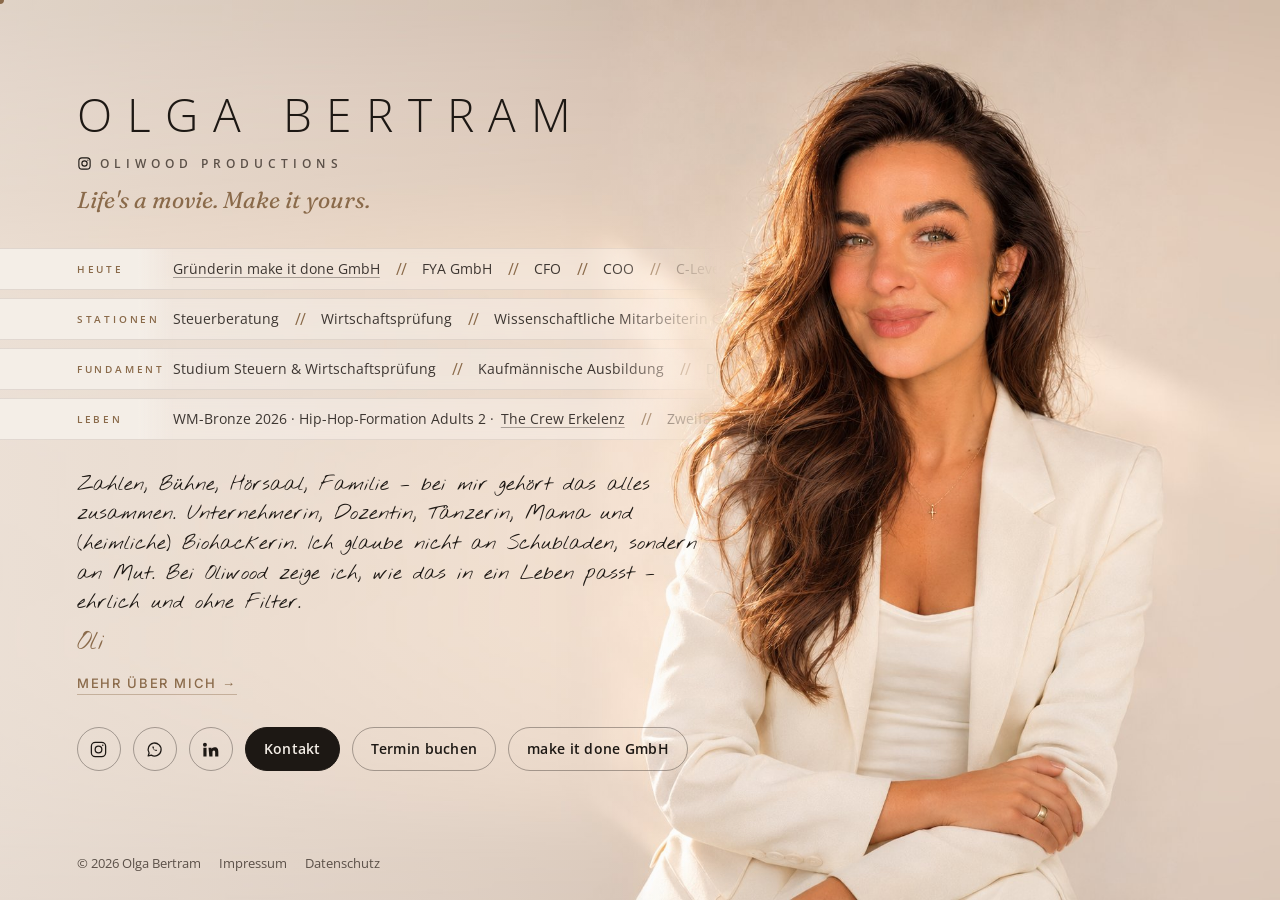
<file: index.html>
<!doctype html>
<html lang="de">
<head>
<meta charset="utf-8">
<meta name="viewport" content="width=device-width,initial-scale=1">
<title>Olga Bertram</title>
<link rel="canonical" href="https://olga-bertram.de/">
<meta property="og:type" content="profile">
<meta property="og:title" content="Olga Bertram">
<meta property="og:description" content="Gründerin der make it done GmbH, CFO, COO, C-Level-Support, Dozentin für Rechnungswesen &amp; Steuerrecht. Oliwood Productions – Life's a movie. Make it yours.">
<meta property="og:url" content="https://olga-bertram.de/">
<meta property="og:image" content="https://olga-bertram.de/img/oli-portrait.jpg">
<script type="application/ld+json">{"@context":"https://schema.org","@type":"ProfilePage","mainEntity":{"@type":"Person","@id":"https://olga-bertram.de/#person","name":"Olga Bertram","url":"https://olga-bertram.de/","image":"https://olga-bertram.de/img/oli-portrait.jpg","jobTitle":"Gründerin und Geschäftsführerin","worksFor":{"@type":"Organization","@id":"https://makeitdone.de/#org","name":"make it done GmbH","url":"https://makeitdone.de/"},"address":{"@type":"PostalAddress","addressLocality":"Erkelenz","addressCountry":"DE"},"sameAs":["https://www.instagram.com/oliwood.productions/","https://www.linkedin.com/in/olgabertram/"]}}</script>
<meta name="description" content="Olga Bertram – Gründerin der make it done GmbH, CFO, COO, C-Level-Support, Dozentin. Oliwood Productions.">
<link rel="preload" href="fonts/open-sans-latin-300-normal.woff2" as="font" type="font/woff2" crossorigin>
<link rel="icon" href="/favicon.ico" sizes="any">
<link rel="icon" href="/favicon.svg" type="image/svg+xml">
<link rel="apple-touch-icon" href="/apple-touch-icon.png">
<meta name="theme-color" content="#1d1814">
<link rel="stylesheet" href="style.css">
</head>
<body>
<main class="stage">
  <picture>
    <source media="(max-width:820px)" srcset="img/oli-portrait.jpg">
    <img src="img/oli-wide.jpg" alt="Olga Bertram im hellen Blazer, mit verschränkten Armen">
  </picture>
  <div class="copy">
    <h1>Olga Bertram</h1>
    <p class="brand"><a class="ig" href="https://www.instagram.com/oliwood.productions/" aria-label="Instagram @oliwood.productions" target="_blank" rel="noopener"><svg viewBox="0 0 24 24" fill="none" stroke="currentColor" stroke-width="1.8"><rect x="3" y="3" width="18" height="18" rx="5"/><circle cx="12" cy="12" r="4.2"/><circle cx="17.4" cy="6.6" r="1" fill="currentColor" stroke="none"/></svg>Oliwood Productions</a></p>
    <p class="claim">Life's a movie. Make it yours.</p>
    <div class="bands">
      <div tabindex="0" class="band b1"><b class="lbl">Heute</b><div class="track"><div class="run"><span><a href="https://makeitdone.de" target="_blank" rel="noopener">Gründerin make it done GmbH</a></span><i>//</i><span>FYA GmbH</span><i>//</i><span>CFO</span><i>//</i><span>COO</span><i>//</i><span>C-Level-Support</span><i>//</i><span>Dozentin für Rechnungswesen &amp; Steuerrecht seit 2010</span><i>//</i></div><div class="run" aria-hidden="true"><span><a href="https://makeitdone.de" target="_blank" rel="noopener">Gründerin make it done GmbH</a></span><i>//</i><span>FYA GmbH</span><i>//</i><span>CFO</span><i>//</i><span>COO</span><i>//</i><span>C-Level-Support</span><i>//</i><span>Dozentin für Rechnungswesen &amp; Steuerrecht seit 2010</span><i>//</i></div></div></div>
      <div tabindex="0" class="band b2"><b class="lbl">Stationen</b><div class="track"><div class="run"><span>Steuerberatung</span><i>//</i><span>Wirtschaftsprüfung</span><i>//</i><span>Wissenschaftliche Mitarbeiterin Hochschule</span><i>//</i><span>Coaching</span><i>//</i><span>Startup-Beratung</span><i>//</i><span>Investments</span><i>//</i></div><div class="run" aria-hidden="true"><span>Steuerberatung</span><i>//</i><span>Wirtschaftsprüfung</span><i>//</i><span>Wissenschaftliche Mitarbeiterin Hochschule</span><i>//</i><span>Coaching</span><i>//</i><span>Startup-Beratung</span><i>//</i><span>Investments</span><i>//</i></div></div></div>
      <div tabindex="0" class="band b3"><b class="lbl">Fundament</b><div class="track"><div class="run"><span>Studium Steuern &amp; Wirtschaftsprüfung</span><i>//</i><span>Kaufmännische Ausbildung</span><i>//</i><span>DATEV-zertifiziert</span><i>//</i><span>Zertifizierte Ernährungsberaterin</span><i>//</i><span>Zertifizierter Mentalcoach</span><i>//</i><span>Zertifizierte Entspannungstrainerin</span><i>//</i></div><div class="run" aria-hidden="true"><span>Studium Steuern &amp; Wirtschaftsprüfung</span><i>//</i><span>Kaufmännische Ausbildung</span><i>//</i><span>DATEV-zertifiziert</span><i>//</i><span>Zertifizierte Ernährungsberaterin</span><i>//</i><span>Zertifizierter Mentalcoach</span><i>//</i><span>Zertifizierte Entspannungstrainerin</span><i>//</i></div></div></div>
      <div tabindex="0" class="band b4"><b class="lbl">Leben</b><div class="track"><div class="run"><span>WM-Bronze 2026 · Hip-Hop-Formation Adults 2 · <a href="https://www.thecrew-erkelenz.de/" target="_blank" rel="noopener">The Crew Erkelenz</a></span><i>//</i><span>Zweifach-Mama + <svg class="paw" viewBox="0 0 24 24" aria-label="Hund" role="img"><ellipse cx="12" cy="16" rx="4.6" ry="3.8"/><circle cx="6.2" cy="10.4" r="1.9"/><circle cx="9.6" cy="7" r="1.9"/><circle cx="14.4" cy="7" r="1.9"/><circle cx="17.8" cy="10.4" r="1.9"/></svg></span><i>//</i></div><div class="run" aria-hidden="true"><span>WM-Bronze 2026 · Hip-Hop-Formation Adults 2 · <a href="https://www.thecrew-erkelenz.de/" target="_blank" rel="noopener">The Crew Erkelenz</a></span><i>//</i><span>Zweifach-Mama + <svg class="paw" viewBox="0 0 24 24" aria-label="Hund" role="img"><ellipse cx="12" cy="16" rx="4.6" ry="3.8"/><circle cx="6.2" cy="10.4" r="1.9"/><circle cx="9.6" cy="7" r="1.9"/><circle cx="14.4" cy="7" r="1.9"/><circle cx="17.8" cy="10.4" r="1.9"/></svg></span><i>//</i></div></div></div>
    </div>
    <p class="bio">Zahlen, Bühne, Hörsaal, Familie – bei mir gehört das alles zusammen. Unternehmerin, Dozentin, Tänzerin, Mama und (heimliche) Biohackerin. Ich glaube nicht an Schubladen, sondern an Mut. Bei Oliwood zeige ich, wie das in ein Leben passt – ehrlich und ohne Filter.<span class="sig">Oli</span></p>
    <a class="mehr" href="ueber-mich.html">Mehr über mich →</a>
    <nav class="links" aria-label="Profile">
      <a href="https://www.instagram.com/oliwood.productions/" aria-label="Instagram" target="_blank" rel="noopener"><svg viewBox="0 0 24 24" fill="none" stroke="currentColor" stroke-width="1.6"><rect x="3" y="3" width="18" height="18" rx="5"/><circle cx="12" cy="12" r="4.2"/><circle cx="17.4" cy="6.6" r="1" fill="currentColor" stroke="none"/></svg></a>
      <a href="https://wa.me/4915123136397?text=%28Olga%20Bertram%20%C2%B7%20Website%29%0AHallo%20Oli%2C%20" aria-label="WhatsApp" target="_blank" rel="noopener"><svg viewBox="0 0 24 24" fill="none" stroke="currentColor" stroke-width="1.6" stroke-linejoin="round"><path d="M4 20l1.2-3.6A8.2 8.2 0 1 1 8 19.1z"/><path d="M9.2 8.6c.3 2.6 2.4 4.9 5.2 5.4l1-1.1-1.6-.9-.7.7a4.6 4.6 0 0 1-2.4-2.4l.7-.7-.9-1.6z" fill="currentColor" stroke="none"/></svg></a>
      <a href="https://www.linkedin.com/in/olgabertram/" aria-label="LinkedIn" target="_blank" rel="noopener"><svg viewBox="0 0 24 24" fill="currentColor"><path d="M4.98 3.5a2.5 2.5 0 1 1 0 5 2.5 2.5 0 0 1 0-5zM3 9.75h4v11H3zM9.5 9.75h3.8v1.6h.05c.53-1 1.83-2.05 3.77-2.05 4.03 0 4.78 2.65 4.78 6.1v5.35h-4v-4.74c0-1.13-.02-2.59-1.58-2.59-1.58 0-1.82 1.23-1.82 2.5v4.83h-4z"/></svg></a>
      <a class="mid main" href="mailto:kontakt@olga-bertram.de">Kontakt</a>
      <a class="mid" href="termin.html">Termin buchen</a>
      <a class="mid" href="https://makeitdone.de" target="_blank" rel="noopener">make it done GmbH</a>
    </nav>
  </div>
  <div class="foot"><span>© 2026 Olga Bertram</span><a href="impressum.html">Impressum</a><a href="datenschutz.html">Datenschutz</a></div>
</main>
<script>
document.querySelectorAll('.band').forEach(function(b){
  function rate(r){b.querySelectorAll('.run').forEach(function(el){el.getAnimations().forEach(function(a){a.playbackRate=r})})}
  b.addEventListener('mouseenter',function(){rate(.3)});
  b.addEventListener('mouseleave',function(){if(!b.classList.contains('stop'))rate(1)});
  function t(){var on=b.classList.toggle('stop');rate(on?.3:1)}
  b.addEventListener('click',function(e){if(!e.target.closest('a'))t()});
  b.addEventListener('keydown',function(e){if((e.key==='Enter'||e.key===' ')&&!e.target.closest('a')){e.preventDefault();t()}});
});
</script>
<script src="cursor.js" defer></script>
</body>
</html>
</file>
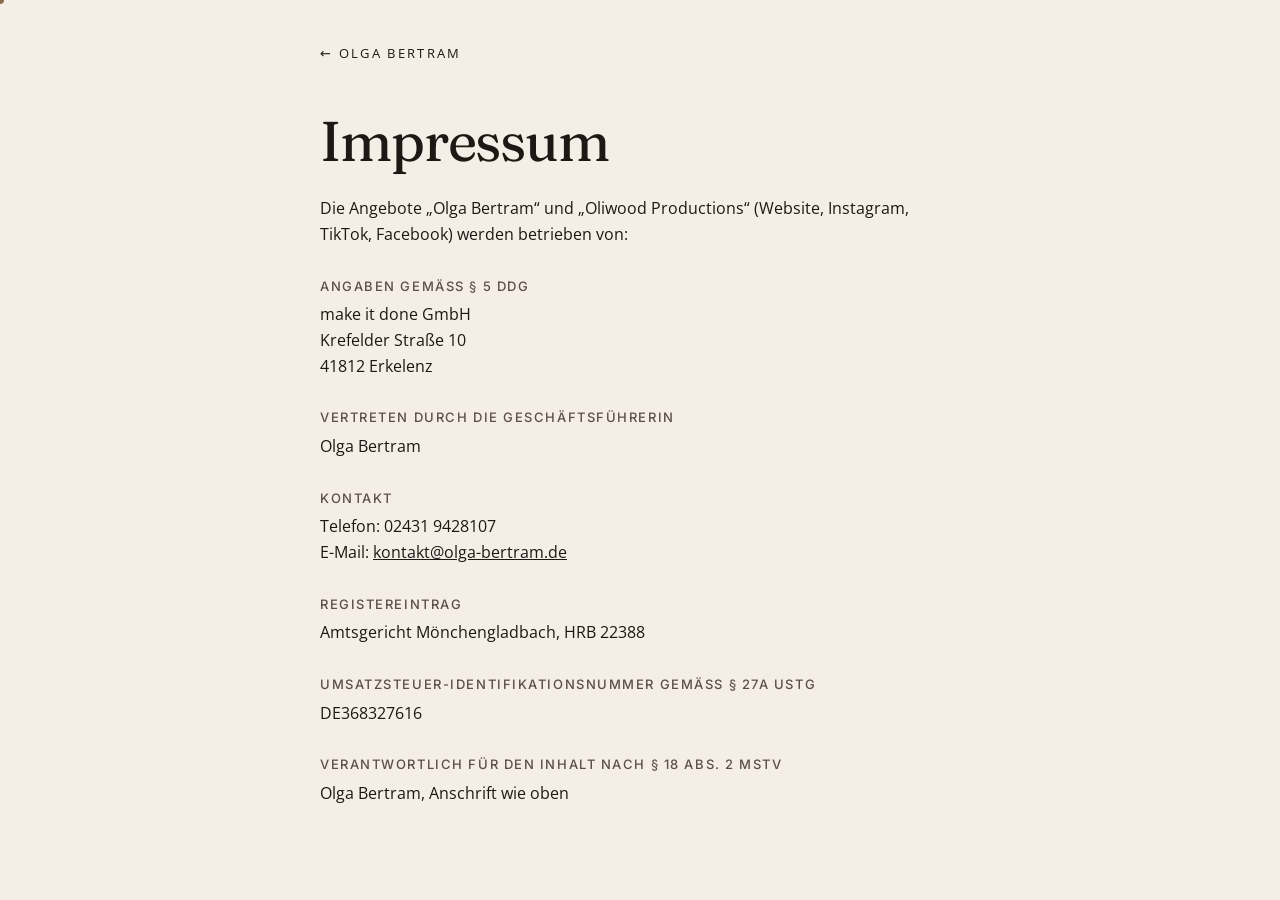
<file: impressum/index.html>
<!doctype html>
<html lang="de">
<head>
<meta charset="utf-8">
<title>Impressum – Olga Bertram</title>
<meta name="robots" content="noindex">
<link rel="canonical" href="https://olga-bertram.de/impressum.html">
<meta http-equiv="refresh" content="0; url=/impressum.html">
<script>location.replace("/impressum.html");</script>
</head>
<body>
<p>Das Impressum ist umgezogen: <a href="/impressum.html">olga-bertram.de/impressum.html</a></p>
</body>
</html>
</file>
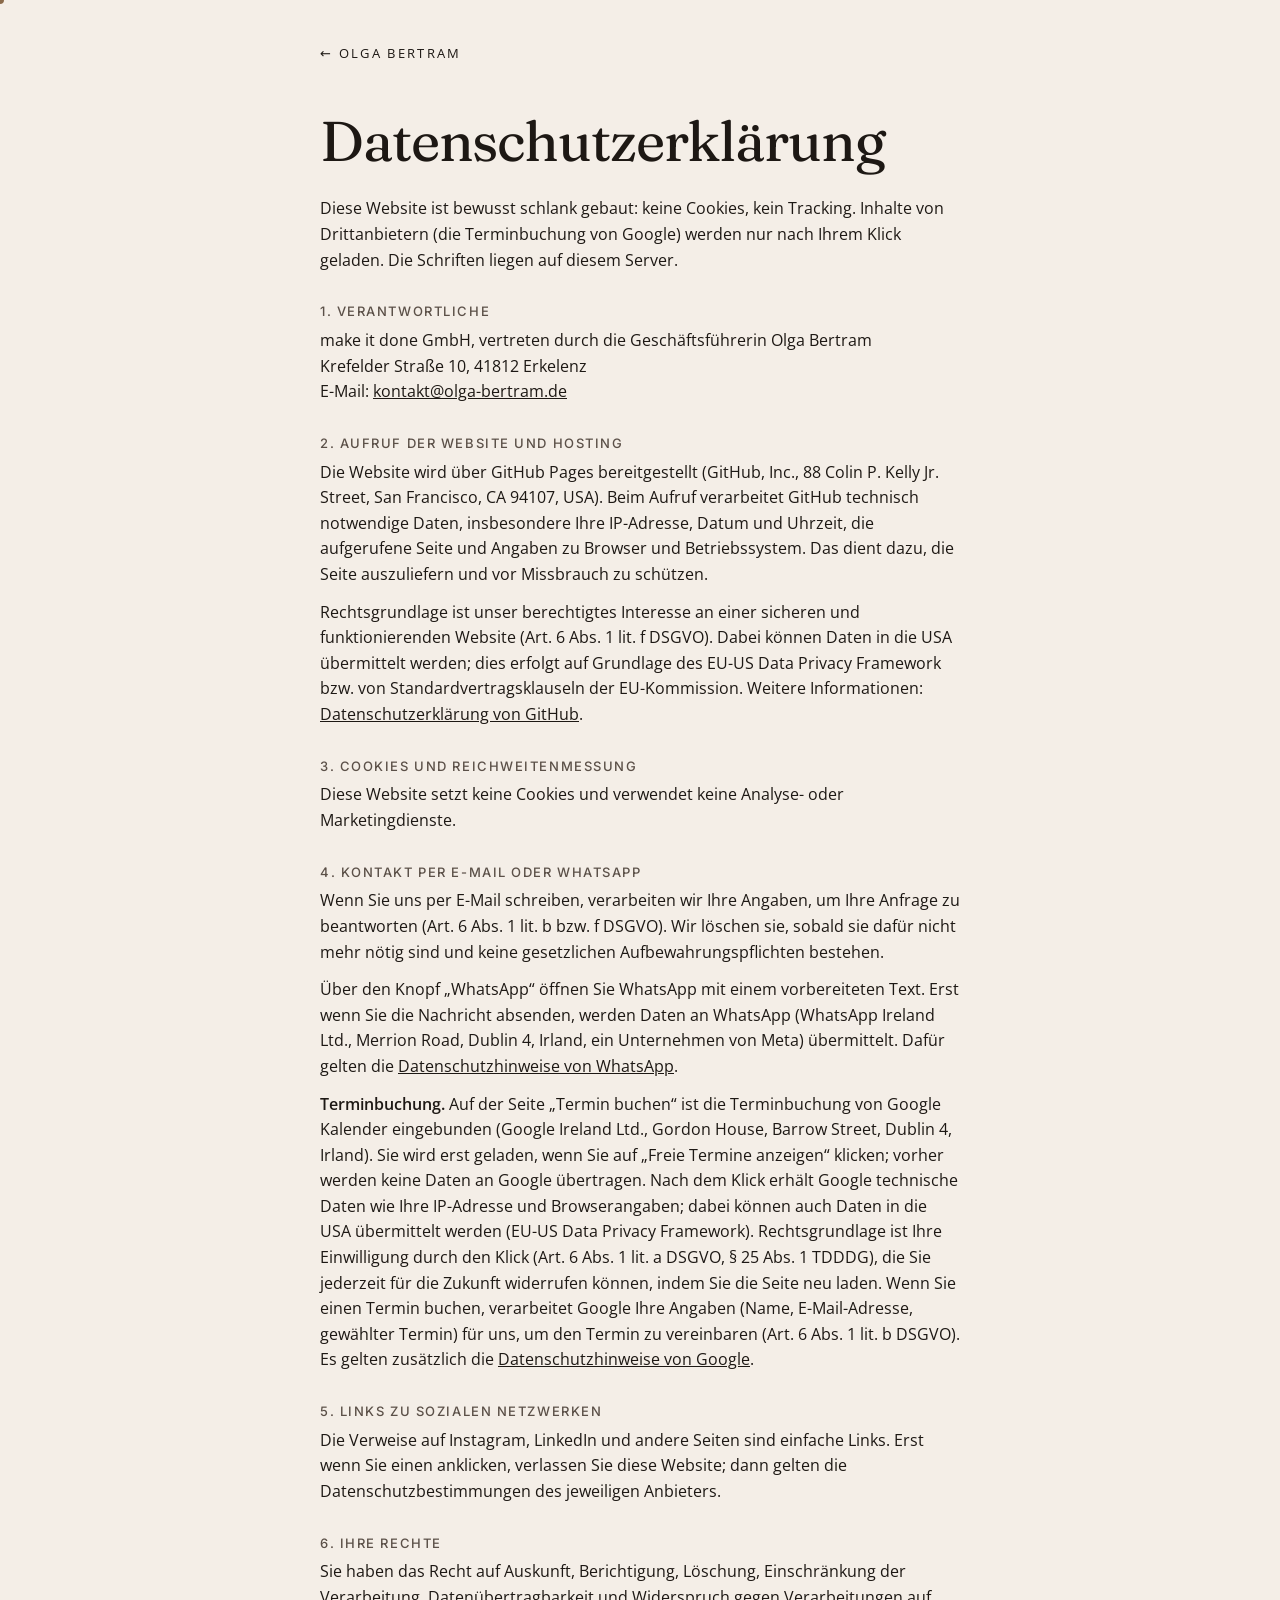
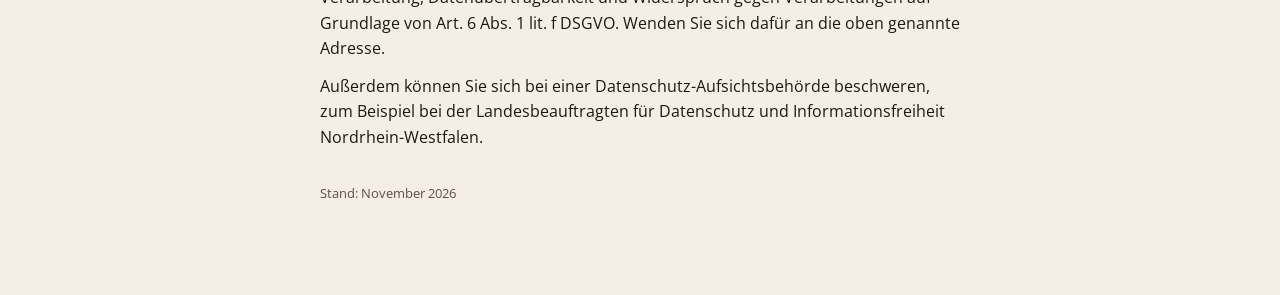
<file: datenschutz.html>
<!doctype html>
<html lang="de">
<head>
<meta charset="utf-8">
<meta name="viewport" content="width=device-width,initial-scale=1">
<title>Datenschutz – Olga Bertram</title>
<meta name="robots" content="noindex">
<link rel="icon" href="/favicon.ico" sizes="any">
<link rel="icon" href="/favicon.svg" type="image/svg+xml">
<link rel="apple-touch-icon" href="/apple-touch-icon.png">
<meta name="theme-color" content="#1d1814">
<link rel="stylesheet" href="style.css">
</head>
<body>
<main class="legal">
  <a class="back" href="/">← Olga Bertram</a>
  <h1>Datenschutzerklärung</h1>
  <p>Diese Website ist bewusst schlank gebaut: keine Cookies, kein Tracking. Inhalte von Drittanbietern (die Terminbuchung von Google) werden nur nach Ihrem Klick geladen. Die Schriften liegen auf diesem Server.</p>

  <h3>1. Verantwortliche</h3>
  <p>make it done GmbH, vertreten durch die Geschäftsführerin Olga Bertram<br>Krefelder Straße 10, 41812 Erkelenz<br>E-Mail: <a href="mailto:kontakt@olga-bertram.de">kontakt@olga-bertram.de</a></p>

  <h3>2. Aufruf der Website und Hosting</h3>
  <p>Die Website wird über GitHub Pages bereitgestellt (GitHub, Inc., 88 Colin P. Kelly Jr. Street, San Francisco, CA 94107, USA). Beim Aufruf verarbeitet GitHub technisch notwendige Daten, insbesondere Ihre IP-Adresse, Datum und Uhrzeit, die aufgerufene Seite und Angaben zu Browser und Betriebssystem. Das dient dazu, die Seite auszuliefern und vor Missbrauch zu schützen.</p>
  <p>Rechtsgrundlage ist unser berechtigtes Interesse an einer sicheren und funktionierenden Website (Art. 6 Abs. 1 lit. f DSGVO). Dabei können Daten in die USA übermittelt werden; dies erfolgt auf Grundlage des EU-US Data Privacy Framework bzw. von Standardvertragsklauseln der EU-Kommission. Weitere Informationen: <a href="https://docs.github.com/de/site-policy/privacy-policies/github-general-privacy-statement" target="_blank" rel="noopener">Datenschutzerklärung von GitHub</a>.</p>

  <h3>3. Cookies und Reichweitenmessung</h3>
  <p>Diese Website setzt keine Cookies und verwendet keine Analyse- oder Marketingdienste.</p>

  <h3>4. Kontakt per E-Mail oder WhatsApp</h3>
  <p>Wenn Sie uns per E-Mail schreiben, verarbeiten wir Ihre Angaben, um Ihre Anfrage zu beantworten (Art. 6 Abs. 1 lit. b bzw. f DSGVO). Wir löschen sie, sobald sie dafür nicht mehr nötig sind und keine gesetzlichen Aufbewahrungspflichten bestehen.</p>
  <p>Über den Knopf „WhatsApp“ öffnen Sie WhatsApp mit einem vorbereiteten Text. Erst wenn Sie die Nachricht absenden, werden Daten an WhatsApp (WhatsApp Ireland Ltd., Merrion Road, Dublin 4, Irland, ein Unternehmen von Meta) übermittelt. Dafür gelten die <a href="https://www.whatsapp.com/legal/privacy-policy-eea" target="_blank" rel="noopener">Datenschutzhinweise von WhatsApp</a>.</p>

  <p><strong>Terminbuchung.</strong> Auf der Seite „Termin buchen“ ist die Terminbuchung von Google Kalender eingebunden (Google Ireland Ltd., Gordon House, Barrow Street, Dublin 4, Irland). Sie wird erst geladen, wenn Sie auf „Freie Termine anzeigen“ klicken; vorher werden keine Daten an Google übertragen. Nach dem Klick erhält Google technische Daten wie Ihre IP-Adresse und Browserangaben; dabei können auch Daten in die USA übermittelt werden (EU-US Data Privacy Framework). Rechtsgrundlage ist Ihre Einwilligung durch den Klick (Art. 6 Abs. 1 lit. a DSGVO, § 25 Abs. 1 TDDDG), die Sie jederzeit für die Zukunft widerrufen können, indem Sie die Seite neu laden. Wenn Sie einen Termin buchen, verarbeitet Google Ihre Angaben (Name, E-Mail-Adresse, gewählter Termin) für uns, um den Termin zu vereinbaren (Art. 6 Abs. 1 lit. b DSGVO). Es gelten zusätzlich die <a href="https://policies.google.com/privacy?hl=de" target="_blank" rel="noopener">Datenschutzhinweise von Google</a>.</p>

  <h3>5. Links zu sozialen Netzwerken</h3>
  <p>Die Verweise auf Instagram, LinkedIn und andere Seiten sind einfache Links. Erst wenn Sie einen anklicken, verlassen Sie diese Website; dann gelten die Datenschutzbestimmungen des jeweiligen Anbieters.</p>

  <h3>6. Ihre Rechte</h3>
  <p>Sie haben das Recht auf Auskunft, Berichtigung, Löschung, Einschränkung der Verarbeitung, Datenübertragbarkeit und Widerspruch gegen Verarbeitungen auf Grundlage von Art. 6 Abs. 1 lit. f DSGVO. Wenden Sie sich dafür an die oben genannte Adresse.</p>
  <p>Außerdem können Sie sich bei einer Datenschutz-Aufsichtsbehörde beschweren, zum Beispiel bei der Landesbeauftragten für Datenschutz und Informationsfreiheit Nordrhein-Westfalen.</p>

  <p class="stand">Stand: November 2026</p>
</main>
<script src="cursor.js" defer></script>
</body>
</html>
</file>
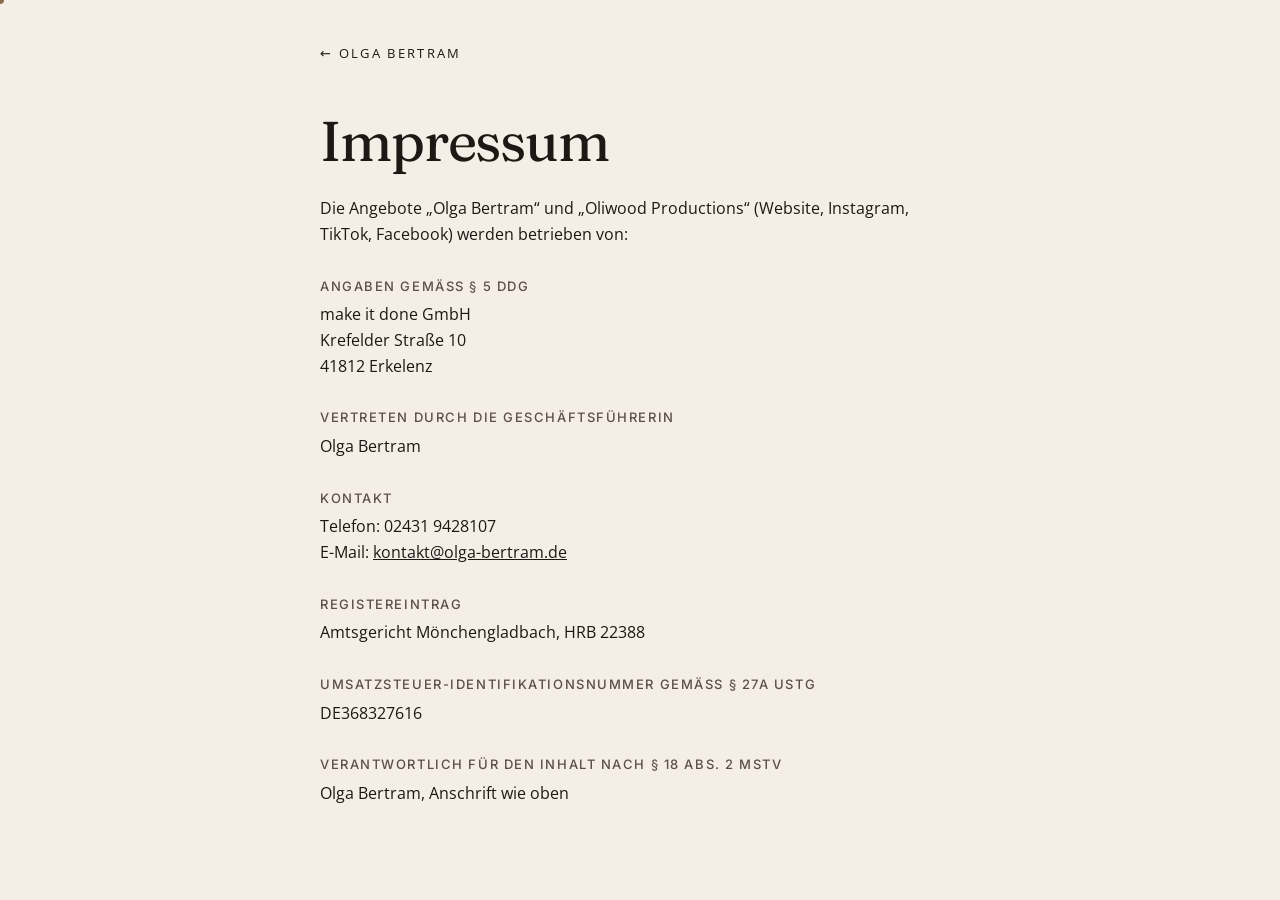
<file: impressum.html>
<!doctype html>
<html lang="de">
<head>
<meta charset="utf-8">
<meta name="viewport" content="width=device-width,initial-scale=1">
<title>Impressum – Olga Bertram</title>
<meta name="robots" content="noindex">
<link rel="icon" href="/favicon.ico" sizes="any">
<link rel="icon" href="/favicon.svg" type="image/svg+xml">
<link rel="apple-touch-icon" href="/apple-touch-icon.png">
<meta name="theme-color" content="#1d1814">
<link rel="stylesheet" href="style.css">
</head>
<body>
<main class="legal">
  <a class="back" href="/">← Olga Bertram</a>
  <h1>Impressum</h1>
  <p>Die Angebote „Olga Bertram“ und „Oliwood Productions“ (Website, Instagram, TikTok, Facebook) werden betrieben von:</p>
  <h3>Angaben gemäß § 5 DDG</h3>
  <p>make it done GmbH<br>Krefelder Straße 10<br>41812 Erkelenz</p>
  <h3>Vertreten durch die Geschäftsführerin</h3>
  <p>Olga Bertram</p>
  <h3>Kontakt</h3>
  <p>Telefon: 02431 9428107<br>E-Mail: <a href="mailto:kontakt@olga-bertram.de">kontakt@olga-bertram.de</a></p>
  <h3>Registereintrag</h3>
  <p>Amtsgericht Mönchengladbach, HRB 22388</p>
  <h3>Umsatzsteuer-Identifikationsnummer gemäß § 27a UStG</h3>
  <p>DE368327616</p>
  <h3>Verantwortlich für den Inhalt nach § 18 Abs. 2 MStV</h3>
  <p>Olga Bertram, Anschrift wie oben</p>
</main>
<script src="cursor.js" defer></script>
</body>
</html>
</file>
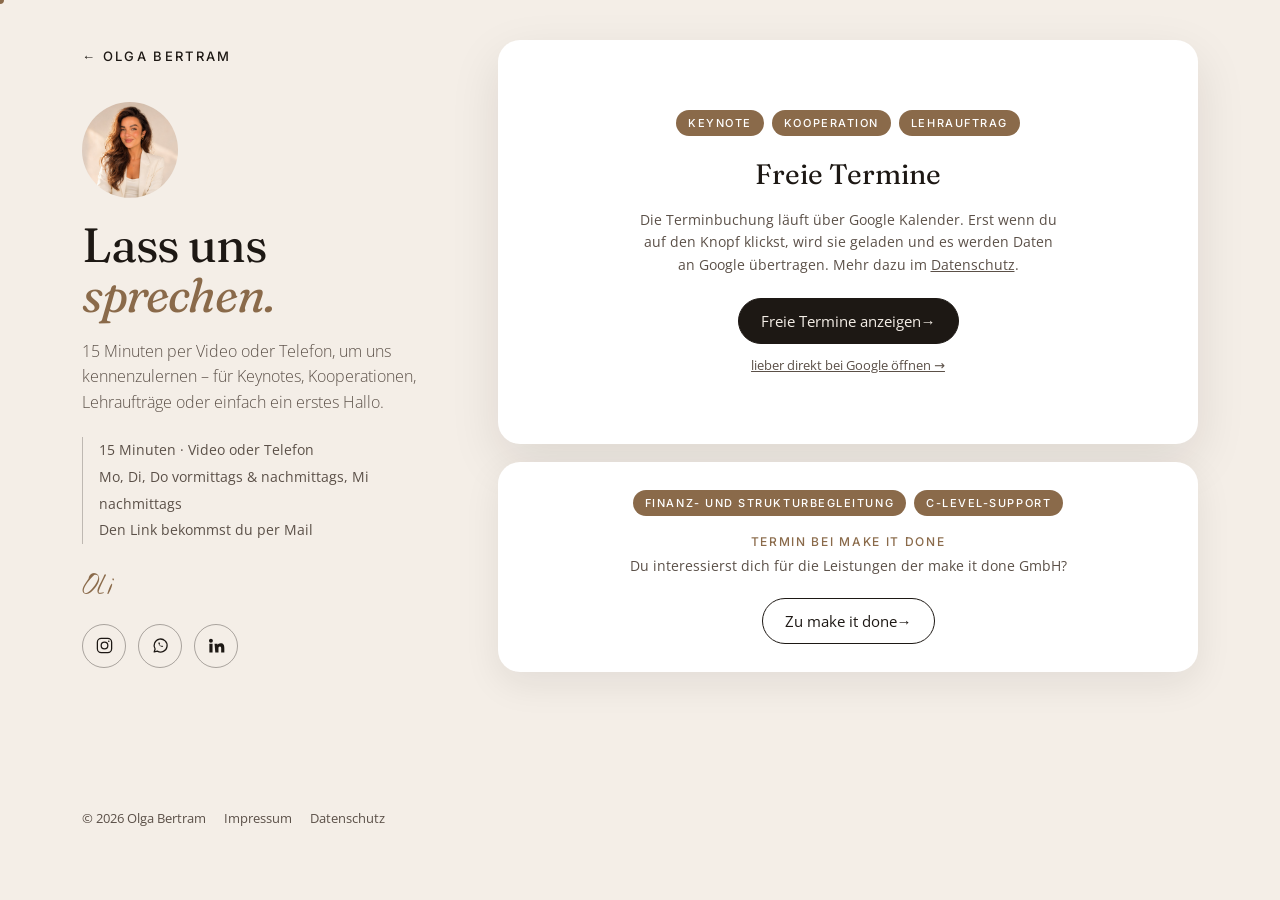
<file: termin.html>
<!doctype html>
<html lang="de">
<head>
<meta charset="utf-8">
<meta name="viewport" content="width=device-width,initial-scale=1">
<title>Termin buchen – Olga Bertram</title>
<meta name="description" content="15 Minuten per Video oder Telefon mit Olga Bertram – für Keynotes, Kooperationen, Lehraufträge oder ein erstes Hallo.">
<link rel="canonical" href="https://olga-bertram.de/termin.html">
<link rel="icon" href="/favicon.ico" sizes="any">
<link rel="icon" href="/favicon.svg" type="image/svg+xml">
<link rel="apple-touch-icon" href="/apple-touch-icon.png">
<meta name="theme-color" content="#1d1814">
<link rel="stylesheet" href="style.css">
</head>
<body>
<main class="termin">
  <div class="t-side">
    <a class="back" href="/">← Olga Bertram</a>
    <img class="t-foto" src="img/oli-portrait.jpg" alt="Olga Bertram">
    <h1>Lass uns <em>sprechen.</em></h1>
    <p class="t-lead">15 Minuten per Video oder Telefon, um uns kennenzulernen – für Keynotes, Kooperationen, Lehraufträge oder einfach ein erstes Hallo.</p>
    <ul class="t-facts"><li>15 Minuten · Video oder Telefon</li><li>Mo, Di, Do vormittags &amp; nachmittags, Mi nachmittags</li><li>Den Link bekommst du per Mail</li></ul>
    <div class="t-sig">Oli</div>
    <nav class="links t-links" aria-label="Profile">
      <a href="https://www.instagram.com/oliwood.productions/" aria-label="Instagram" target="_blank" rel="noopener"><svg viewBox="0 0 24 24" fill="none" stroke="currentColor" stroke-width="1.6"><rect x="3" y="3" width="18" height="18" rx="5"/><circle cx="12" cy="12" r="4.2"/><circle cx="17.4" cy="6.6" r="1" fill="currentColor" stroke="none"/></svg></a>
      <a href="https://wa.me/4915123136397?text=%28Olga%20Bertram%20%C2%B7%20Website%29%0AHallo%20Oli%2C%20" aria-label="WhatsApp" target="_blank" rel="noopener"><svg viewBox="0 0 24 24" fill="none" stroke="currentColor" stroke-width="1.6" stroke-linejoin="round"><path d="M4 20l1.2-3.6A8.2 8.2 0 1 1 8 19.1z"/><path d="M9.2 8.6c.3 2.6 2.4 4.9 5.2 5.4l1-1.1-1.6-.9-.7.7a4.6 4.6 0 0 1-2.4-2.4l.7-.7-.9-1.6z" fill="currentColor" stroke="none"/></svg></a>
      <a href="https://www.linkedin.com/in/olgabertram/" aria-label="LinkedIn" target="_blank" rel="noopener"><svg viewBox="0 0 24 24" fill="currentColor"><path d="M4.98 3.5a2.5 2.5 0 1 1 0 5 2.5 2.5 0 0 1 0-5zM3 9.75h4v11H3zM9.5 9.75h3.8v1.6h.05c.53-1 1.83-2.05 3.77-2.05 4.03 0 4.78 2.65 4.78 6.1v5.35h-4v-4.74c0-1.13-.02-2.59-1.58-2.59-1.58 0-1.82 1.23-1.82 2.5v4.83h-4z"/></svg></a>
    </nav>
  </div>
  <div class="t-main">
    <div class="t-card" id="karte">
      <div class="t-load">
        <p class="t-tags"><span>Keynote</span><span>Kooperation</span><span>Lehrauftrag</span></p>
        <p class="t-load-h">Freie Termine</p>
        <p>Die Terminbuchung läuft über Google Kalender. Erst wenn du auf den Knopf klickst, wird sie geladen und es werden Daten an Google übertragen. Mehr dazu im <a href="datenschutz.html">Datenschutz</a>.</p>
        <button type="button" id="laden">Freie Termine anzeigen</button>
        <a class="t-link" href="https://calendar.google.com/calendar/appointments/schedules/AcZssZ0-HtLCZE9fA-_RqJB_MCBhWlMGnx2JpnDTL9cqTJJKUjpfqdbs-h_6QNOY8-_olv-LHsk-2R6O" target="_blank" rel="noopener">lieber direkt bei Google öffnen →</a>
      </div>
    </div>
    <div class="t-mid">
      <div class="t-mid-text">
        <p class="t-tags"><span>Finanz- und Strukturbegleitung</span><span>C-Level-Support</span></p>
        <p class="t-mid-h">Termin bei make it done</p>
        <p>Du interessierst dich für die Leistungen der make it done GmbH?</p>
      </div>
      <a class="t-btn" href="https://makeitdone.de" target="_blank" rel="noopener">Zu make it done</a>
    </div>
  </div>
</main>
<div class="foot t-foot"><span>© 2026 Olga Bertram</span><a href="impressum.html">Impressum</a><a href="datenschutz.html">Datenschutz</a></div>
<script>
document.getElementById('laden').addEventListener('click',function(){
  var k=document.getElementById('karte');
  k.innerHTML='<iframe src="https://calendar.google.com/calendar/appointments/schedules/AcZssZ0-HtLCZE9fA-_RqJB_MCBhWlMGnx2JpnDTL9cqTJJKUjpfqdbs-h_6QNOY8-_olv-LHsk-2R6O?gv=true" title="Termin bei Olga Bertram buchen" loading="lazy"></iframe>';
  k.classList.add('geladen');
});
</script>
<script src="cursor.js" defer></script>
</body>
</html>
</file>
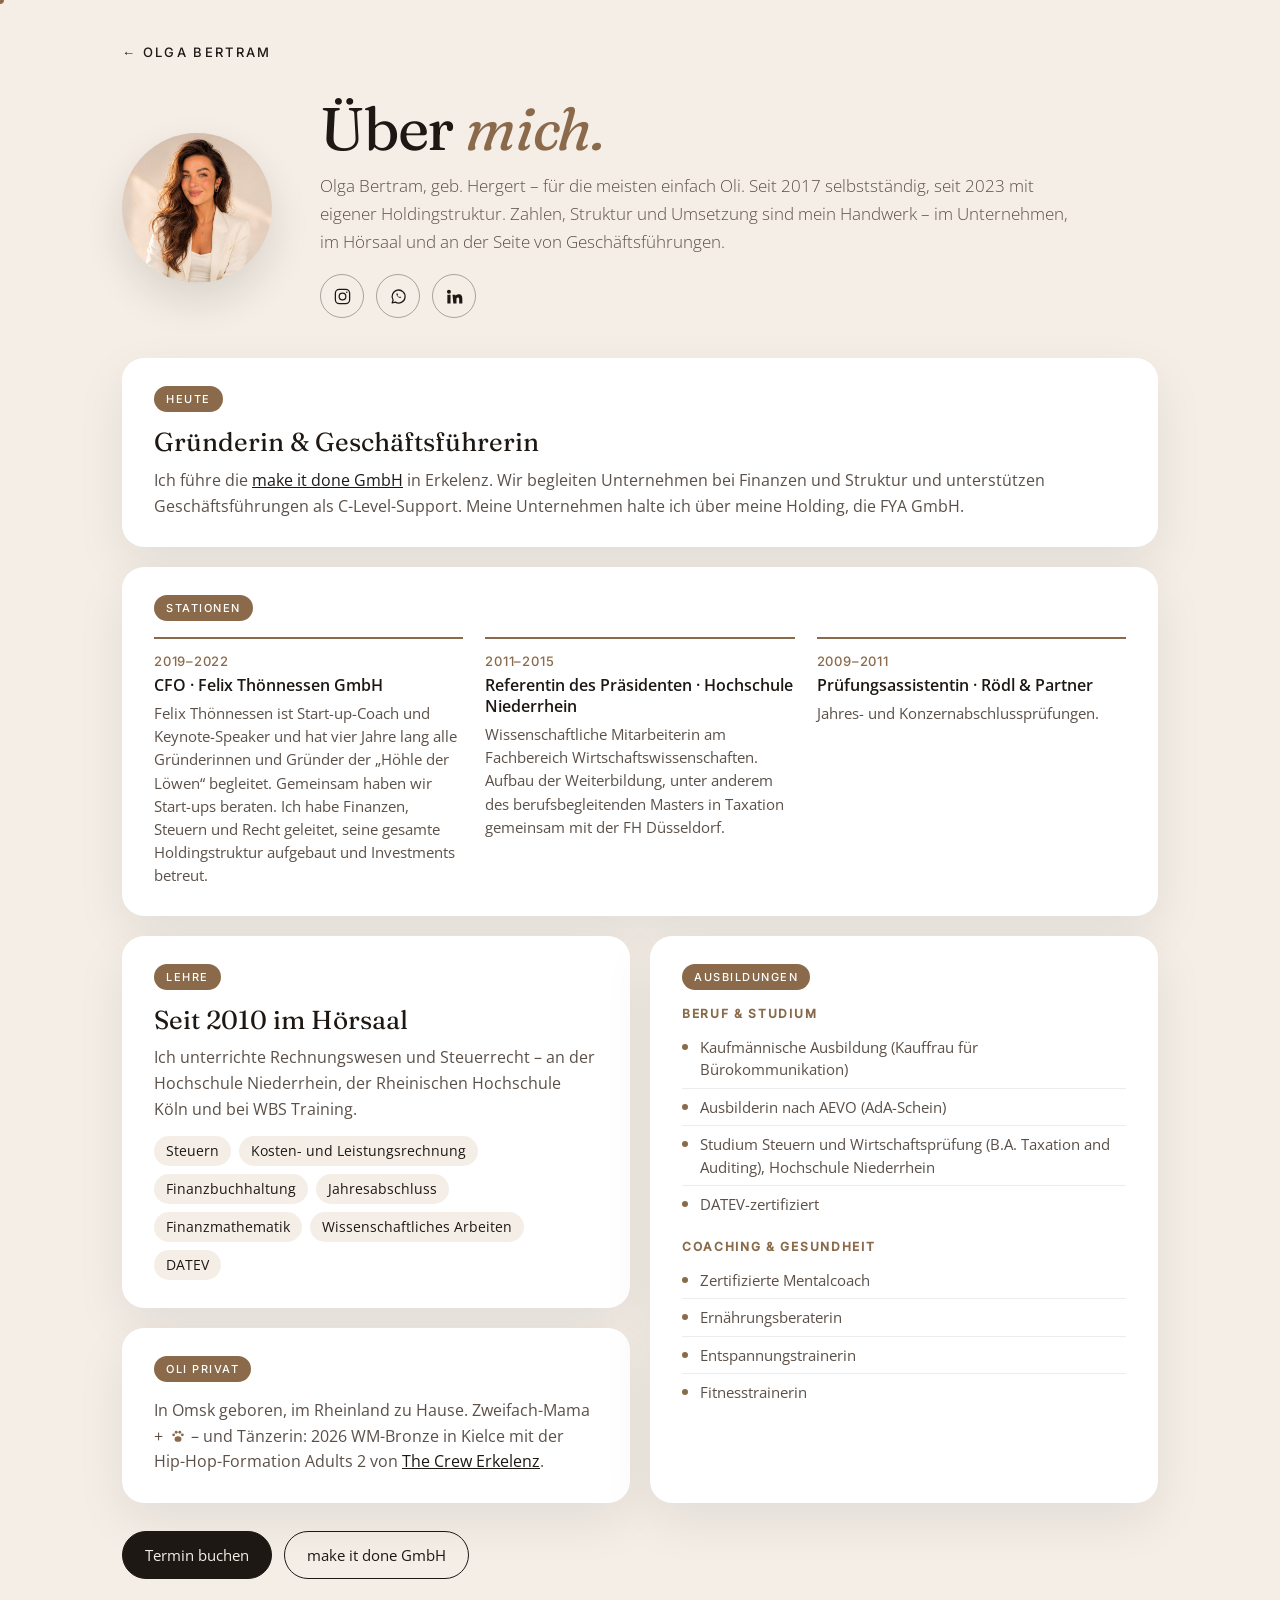
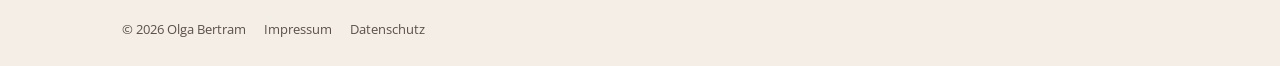
<file: ueber-mich.html>
<!doctype html>
<html lang="de">
<head>
<meta charset="utf-8">
<meta name="viewport" content="width=device-width,initial-scale=1">
<title>Über mich – Olga Bertram</title>
<meta name="description" content="Olga Bertram, geb. Hergert: Gründerin der make it done GmbH, früher CFO der Felix Thönnessen GmbH, seit 2010 Dozentin für Rechnungswesen und Steuerrecht.">
<link rel="canonical" href="https://olga-bertram.de/ueber-mich.html">
<link rel="icon" href="/favicon.ico" sizes="any">
<link rel="icon" href="/favicon.svg" type="image/svg+xml">
<link rel="apple-touch-icon" href="/apple-touch-icon.png">
<meta name="theme-color" content="#1d1814">
<link rel="stylesheet" href="style.css">
<script type="application/ld+json">{"@context": "https://schema.org", "@type": "ProfilePage", "url": "https://olga-bertram.de/ueber-mich.html", "mainEntity": {"@type": "Person", "@id": "https://olga-bertram.de/#person", "name": "Olga Bertram", "alternateName": ["Olga Hergert", "Oli"], "url": "https://olga-bertram.de/", "image": "https://olga-bertram.de/img/oli-portrait.jpg", "jobTitle": "Gründerin und Geschäftsführerin", "worksFor": {"@type": "Organization", "@id": "https://makeitdone.de/#org", "name": "make it done GmbH", "url": "https://makeitdone.de/"}, "alumniOf": {"@type": "CollegeOrUniversity", "name": "Hochschule Niederrhein", "url": "https://www.hs-niederrhein.de/"}, "hasOccupation": [{"@type": "Occupation", "name": "Dozentin für Rechnungswesen und Steuerrecht"}, {"@type": "Occupation", "name": "CFO (2019–2022, Felix Thönnessen GmbH)"}], "knowsAbout": ["Finanz- und Strukturbegleitung", "C-Level-Support", "Unternehmenssteuerung", "Holdingstrukturen", "Start-up-Beratung", "Rechnungswesen", "Steuerrecht", "Kosten- und Leistungsrechnung", "Jahresabschluss", "DATEV"], "knowsLanguage": ["de", "ru", "en"], "award": "WM-Bronze 2026, Hip-Hop-Formation Adults 2, The Crew Erkelenz", "sameAs": ["https://www.linkedin.com/in/olgabertram/", "https://www.instagram.com/oliwood.productions/", "https://www.provenexpert.com/olga-bertram/"]}}</script>
</head>
<body>
<main class="u2">
  <a class="back" href="/">← Olga Bertram</a>
  <header class="u2-head">
    <img class="u2-foto" src="img/oli-portrait.jpg" alt="Olga Bertram">
    <div>
      <h1>Über <em>mich.</em></h1>
      <p class="u2-lead">Olga Bertram, geb. Hergert – für die meisten einfach Oli. Seit 2017 selbstständig, seit 2023 mit eigener Holdingstruktur. Zahlen, Struktur und Umsetzung sind mein Handwerk – im Unternehmen, im Hörsaal und an der Seite von Geschäftsführungen.</p>
      <nav class="links u-links" aria-label="Profile">
      <a href="https://www.instagram.com/oliwood.productions/" aria-label="Instagram" target="_blank" rel="noopener"><svg viewBox="0 0 24 24" fill="none" stroke="currentColor" stroke-width="1.6"><rect x="3" y="3" width="18" height="18" rx="5"/><circle cx="12" cy="12" r="4.2"/><circle cx="17.4" cy="6.6" r="1" fill="currentColor" stroke="none"/></svg></a>
      <a href="https://wa.me/4915123136397?text=%28Olga%20Bertram%20%C2%B7%20Website%29%0AHallo%20Oli%2C%20" aria-label="WhatsApp" target="_blank" rel="noopener"><svg viewBox="0 0 24 24" fill="none" stroke="currentColor" stroke-width="1.6" stroke-linejoin="round"><path d="M4 20l1.2-3.6A8.2 8.2 0 1 1 8 19.1z"/><path d="M9.2 8.6c.3 2.6 2.4 4.9 5.2 5.4l1-1.1-1.6-.9-.7.7a4.6 4.6 0 0 1-2.4-2.4l.7-.7-.9-1.6z" fill="currentColor" stroke="none"/></svg></a>
      <a href="https://www.linkedin.com/in/olgabertram/" aria-label="LinkedIn" target="_blank" rel="noopener"><svg viewBox="0 0 24 24" fill="currentColor"><path d="M4.98 3.5a2.5 2.5 0 1 1 0 5 2.5 2.5 0 0 1 0-5zM3 9.75h4v11H3zM9.5 9.75h3.8v1.6h.05c.53-1 1.83-2.05 3.77-2.05 4.03 0 4.78 2.65 4.78 6.1v5.35h-4v-4.74c0-1.13-.02-2.59-1.58-2.59-1.58 0-1.82 1.23-1.82 2.5v4.83h-4z"/></svg></a>
    </nav>
    </div>
  </header>

  <div class="u2-grid">
    <section class="u2-card wide">
      <p class="t-tags"><span>Heute</span></p>
      <h2>Gründerin &amp; Geschäftsführerin</h2>
      <p>Ich führe die <a href="https://makeitdone.de" target="_blank" rel="noopener">make it done GmbH</a> in Erkelenz. Wir begleiten Unternehmen bei Finanzen und Struktur und unterstützen Geschäftsführungen als C-Level-Support. Meine Unternehmen halte ich über meine Holding, die FYA GmbH.</p>
    </section>

    <section class="u2-card wide">
      <p class="t-tags"><span>Stationen</span></p>
      <div class="u2-zeit">
        <div class="u2-step"><b>2019–2022</b><strong>CFO · Felix Thönnessen GmbH</strong><span>Felix Thönnessen ist Start-up-Coach und Keynote-Speaker und hat vier Jahre lang alle Gründerinnen und Gründer der „Höhle der Löwen“ begleitet. Gemeinsam haben wir Start-ups beraten. Ich habe Finanzen, Steuern und Recht geleitet, seine gesamte Holdingstruktur aufgebaut und Investments betreut.</span></div>
        <div class="u2-step"><b>2011–2015</b><strong>Referentin des Präsidenten · Hochschule Niederrhein</strong><span>Wissenschaftliche Mitarbeiterin am Fachbereich Wirtschaftswissenschaften. Aufbau der Weiterbildung, unter anderem des berufsbegleitenden Masters in Taxation gemeinsam mit der FH Düsseldorf.</span></div>
        <div class="u2-step"><b>2009–2011</b><strong>Prüfungsassistentin · Rödl &amp; Partner</strong><span>Jahres- und Konzernabschlussprüfungen.</span></div>
      </div>
    </section>


    <div class="u2-col">
      <section class="u2-card">
      <p class="t-tags"><span>Lehre</span></p>
      <h2>Seit 2010 im Hörsaal</h2>
      <p>Ich unterrichte Rechnungswesen und Steuerrecht – an der Hochschule Niederrhein, der Rheinischen Hochschule Köln und bei WBS Training.</p>
      <ul class="u2-chips"><li>Steuern</li><li>Kosten- und Leistungsrechnung</li><li>Finanzbuchhaltung</li><li>Jahresabschluss</li><li>Finanzmathematik</li><li>Wissenschaftliches Arbeiten</li><li>DATEV</li></ul>
    </section>
      <section class="u2-card privat">
        <p class="t-tags"><span>Oli privat</span></p>
        <p>In Omsk geboren, im Rheinland zu Hause. Zweifach-Mama + <svg class="paw" viewBox="0 0 24 24" aria-label="Hund" role="img"><ellipse cx="12" cy="16" rx="4.6" ry="3.8"/><circle cx="6.2" cy="10.4" r="1.9"/><circle cx="9.6" cy="7" r="1.9"/><circle cx="14.4" cy="7" r="1.9"/><circle cx="17.8" cy="10.4" r="1.9"/></svg> – und Tänzerin: 2026 WM-Bronze in Kielce mit der Hip-Hop-Formation Adults 2 von <a href="https://www.thecrew-erkelenz.de/" target="_blank" rel="noopener">The Crew Erkelenz</a>.</p>
      </section>
    </div>
    <section class="u2-card u2-tall">
      <p class="t-tags"><span>Ausbildungen</span></p>
      <h3>Beruf &amp; Studium</h3>
      <ul class="u2-list"><li>Kaufmännische Ausbildung (Kauffrau für Bürokommunikation)</li><li>Ausbilderin nach AEVO (AdA-Schein)</li><li>Studium Steuern und Wirtschaftsprüfung (B.A. Taxation and Auditing), Hochschule Niederrhein</li><li>DATEV-zertifiziert</li></ul>
      <h3>Coaching &amp; Gesundheit</h3>
      <ul class="u2-list"><li>Zertifizierte Mentalcoach</li><li>Ernährungsberaterin</li><li>Entspannungstrainerin</li><li>Fitnesstrainerin</li></ul>
    </section>

  </div>

  <div class="u-cta">
    <a class="mid main" href="termin.html">Termin buchen</a>
    <a class="mid" href="https://makeitdone.de" target="_blank" rel="noopener">make it done GmbH</a>
  </div>
</main>
<div class="foot u-foot"><span>© 2026 Olga Bertram</span><a href="impressum.html">Impressum</a><a href="datenschutz.html">Datenschutz</a></div>
<script src="cursor.js" defer></script>
</body>
</html>
</file>
<file: style.css>
@font-face{font-family:"Fraunces";src:url(fonts/fraunces-latin-400-normal.woff2) format("woff2");font-weight:400;font-style:normal;font-display:swap}
@font-face{font-family:"Fraunces";src:url(fonts/fraunces-latin-400-italic.woff2) format("woff2");font-weight:400;font-style:italic;font-display:swap}
@font-face{font-family:"Open Sans";src:url(fonts/open-sans-latin-300-normal.woff2) format("woff2");font-weight:300;font-display:swap}
@font-face{font-family:"Open Sans";src:url(fonts/open-sans-latin-400-normal.woff2) format("woff2");font-weight:400;font-display:swap}
@font-face{font-family:"Open Sans";src:url(fonts/open-sans-latin-600-normal.woff2) format("woff2");font-weight:600;font-display:swap}
@font-face{font-family:"Nothing You Could Do";src:url(fonts/nothing-you-could-do-latin-400-normal.woff2) format("woff2");font-weight:400;font-display:swap}
@font-face{font-family:"Inter";src:url(fonts/inter-latin-400-normal.woff2) format("woff2");font-weight:400;font-display:swap}
@font-face{font-family:"Inter";src:url(fonts/inter-latin-500-normal.woff2) format("woff2");font-weight:500;font-display:swap}
:root{--ink:#1d1814;--soft:#5b5048;--cream:#f4eee7;--accent:#8a6a4a}
*{box-sizing:border-box;margin:0}
html,body{height:100%}
body{font-family:"Open Sans",system-ui,sans-serif;color:var(--ink);background:var(--cream);-webkit-font-smoothing:antialiased}
a{color:inherit}

/* Startseite: Foto als Vollbild, Text links auf der hellen Wand */
.stage{position:relative;min-height:100svh;overflow:hidden;display:flex;flex-direction:column}
.stage picture{position:absolute;inset:0;z-index:0}
.stage img{width:100%;height:100%;object-fit:cover;object-position:100% 20%}
.stage::after{content:"";position:absolute;inset:0;z-index:1;
  background:linear-gradient(90deg,rgba(244,238,231,.55) 0%,rgba(244,238,231,.25) 40%,rgba(244,238,231,0) 60%)}
.copy,.foot{position:relative;z-index:2;padding-inline:clamp(20px,6vw,88px)}
.top{padding-top:32px;display:flex;justify-content:space-between;align-items:center;font-size:13px;letter-spacing:.18em;text-transform:uppercase;font-weight:500}
.top a{text-decoration:none}
.copy{margin:auto 0;max-width:min(980px,62vw);padding-block:56px 32px}
h1{font-family:"Fraunces",Georgia,serif;font-weight:400;font-size:clamp(44px,6.4vw,88px);line-height:.98;letter-spacing:-.02em}
h1 em{font-style:italic;color:var(--accent)}
.lead{margin-top:28px;font-size:clamp(17px,1.4vw,19px);line-height:1.55;color:var(--soft);max-width:30em}
.facts{margin-top:28px;list-style:none;padding:0;font-size:15px;line-height:1.5;color:var(--soft);border-left:1px solid rgba(29,24,20,.25);padding-left:16px}
.facts li+li{margin-top:4px}
.cta{margin-top:36px;display:flex;flex-wrap:wrap;gap:12px}
.cta a{font-size:15px;font-weight:500;text-decoration:none;padding:13px 22px;border-radius:999px;border:1px solid var(--ink)}
.cta a.main{background:var(--ink);color:var(--cream)}
.cta a:hover{background:var(--accent);border-color:var(--accent);color:#fff}
.foot{padding-bottom:28px;padding-top:18px;font-size:12.5px;color:var(--soft);display:flex;gap:18px;flex-wrap:wrap}
.foot a{text-decoration:none}
.foot a:hover{color:var(--accent)}

@media (max-width:820px){
  .stage picture{height:68svh;bottom:auto}
  .stage img{object-position:50% 0}
  .stage::after{background:linear-gradient(180deg,rgba(244,238,231,0) 0%,rgba(244,238,231,0) 38svh,rgba(244,238,231,1) 66svh)}
  .copy{margin:52svh 0 0;padding-block:0 40px}
  .top{color:var(--ink)}
}

/* Rechtstexte */
.legal{max-width:680px;margin:0 auto;padding:40px 20px 80px;line-height:1.6}
.legal .back{font-size:13px;letter-spacing:.18em;text-transform:uppercase;text-decoration:none;font-weight:500}
.legal h1{font-size:clamp(40px,6vw,56px);margin:48px 0 28px}
.legal h3{font-family:"Inter",sans-serif;font-size:13px;letter-spacing:.12em;text-transform:uppercase;color:var(--soft);margin:28px 0 6px;font-weight:500}



/* Kopf: Name im MONEYPENNY-Stil (Open Sans Light, Versalien, weit gesperrt) */
.copy h1{font-family:"Open Sans",sans-serif;font-weight:300;text-transform:uppercase;letter-spacing:.32em;font-size:clamp(30px,3.6vw,54px);line-height:1.1;margin-right:-.32em}
.brand{margin-top:14px;font-weight:600;font-size:12px;letter-spacing:.42em;text-transform:uppercase;color:var(--soft)}
.claim{margin-top:10px;font-family:"Fraunces",Georgia,serif;font-style:italic;font-size:clamp(20px,1.8vw,26px);color:var(--accent)}


/* Laufende Banner mit Etikett, halbtransparent */
.bands{margin-top:34px;display:flex;flex-direction:column;gap:8px;margin-left:calc(-1*clamp(20px,6vw,88px));width:calc(100% + clamp(20px,6vw,88px))}
.band{position:relative;display:flex;align-items:center;height:42px;background:rgba(255,255,255,.30);backdrop-filter:blur(6px);-webkit-backdrop-filter:blur(6px);
  border-top:1px solid rgba(29,24,20,.08);border-bottom:1px solid rgba(29,24,20,.08);
  -webkit-mask-image:linear-gradient(90deg,#000 85%,transparent);mask-image:linear-gradient(90deg,#000 85%,transparent)}
.lbl{position:relative;z-index:2;flex:none;width:calc(clamp(20px,6vw,88px) + 96px);padding-left:clamp(20px,6vw,88px);height:100%;display:flex;align-items:center;
  font-size:10px;font-weight:600;letter-spacing:.28em;text-transform:uppercase;color:var(--accent);background:linear-gradient(90deg,var(--cream) 80%,rgba(244,238,231,0))}
.track{display:flex;overflow:hidden;flex:1;min-width:0}
.run{display:flex;align-items:center;flex-shrink:0;animation:lauf var(--t,60s) linear infinite}
.b2 .run{--t:72s;animation-direction:reverse}.b3 .run{--t:80s}.b4 .run{--t:58s;animation-direction:reverse}
.run span{display:inline-flex;align-items:center;gap:7px;white-space:nowrap;font-size:14px;color:rgba(29,24,20,.85)}
.run i{font-style:normal;color:var(--accent);margin:0 16px;letter-spacing:-.06em}
.run a{color:inherit;text-underline-offset:3px;text-decoration-color:rgba(29,24,20,.35)}
.paw{width:15px;height:15px;fill:currentColor;opacity:.75}
@keyframes lauf{to{transform:translateX(-100%)}}
.band{cursor:pointer}.band:focus-visible{outline:2px solid var(--accent);outline-offset:-2px}
@media (prefers-reduced-motion:reduce){.run{animation:none}.run[aria-hidden]{display:none}.band{height:auto;padding:8px 0}.run{flex-wrap:wrap;flex-shrink:1;row-gap:4px}}
.brand .ig{display:inline-flex;align-items:center;gap:8px;color:inherit;text-decoration:none}
.brand .ig svg{width:15px;height:15px;color:var(--ink)}
.brand .ig:hover{color:var(--ink)}

/* Handschriftliche Bio */
.bio{margin-top:30px;max-width:34em;font-family:"Nothing You Could Do",cursive;font-weight:400;font-size:clamp(20px,1.6vw,25px);line-height:1.45;color:var(--ink);transform:rotate(-1.2deg);transform-origin:left}
.bio .sig{display:block;margin-top:6px;font-size:1.25em;color:var(--accent)}

.links{margin-top:32px;display:flex;align-items:center;gap:12px}
.links a{display:inline-flex;align-items:center;justify-content:center;height:44px;min-width:44px;border-radius:999px;border:1px solid rgba(29,24,20,.35);text-decoration:none;color:var(--ink)}
.links svg{width:19px;height:19px}
.links a.mid{padding:0 18px;font-weight:600;font-size:13.5px;letter-spacing:.02em}
.links a:hover{background:var(--ink);color:var(--cream);border-color:var(--ink)}
.claim{color:var(--accent)}
@media (max-width:820px){.copy{max-width:none}.bands{margin-right:calc(-1*clamp(20px,6vw,88px))}}
.links a.main{background:var(--ink);color:var(--cream);border-color:var(--ink)}
.links a.main:hover{background:var(--accent);border-color:var(--accent)}
.links{flex-wrap:wrap}.links a{white-space:nowrap}
.legal p{margin:0 0 12px}.legal .stand{margin-top:32px;font-size:13px;color:var(--soft)}
.termin{max-width:1180px;margin:0 auto;padding:40px clamp(16px,4vw,32px) 40px;display:grid;grid-template-columns:minmax(0,360px) minmax(0,1fr);grid-template-areas:"side main" "mid main";grid-template-rows:auto auto;align-content:start;row-gap:0;gap:clamp(28px,5vw,56px);align-items:start}
.termin .back{font-family:"Inter",sans-serif;font-size:13px;letter-spacing:.18em;text-transform:uppercase;text-decoration:none;font-weight:500;color:var(--ink)}
.t-foto{width:96px;height:96px;border-radius:50%;object-fit:cover;object-position:center 18%;margin:36px 0 22px;display:block}
.termin h1{font-family:"Fraunces",serif;font-weight:400;font-size:clamp(38px,5vw,48px);line-height:1.05;margin:0 0 18px}
.termin h1 em{color:var(--accent)}
.t-lead{font-weight:300;font-size:16px;line-height:1.6;color:var(--soft);margin:0 0 22px}
.t-facts{list-style:none;margin:0 0 22px;padding:0 0 0 16px;border-left:1px solid rgba(29,24,20,.25);font-size:14px;line-height:1.9;color:var(--soft)}
.t-sig{font-family:"Nothing You Could Do",cursive;font-size:30px;color:var(--accent)}
.t-side{grid-area:side}.t-main{grid-area:main}.t-mid{grid-area:mid;align-self:start;margin-top:40px;padding-top:26px;border-top:1px solid rgba(29,24,20,.15)}
.t-mid h2{font-family:"Inter",sans-serif;font-size:13px;letter-spacing:.12em;text-transform:uppercase;color:var(--ink);font-weight:500;margin:0 0 10px}
.t-mid p{font-size:14px;line-height:1.6;color:var(--soft);margin:0 0 16px}
.t-btn,.t-load button{display:inline-block;font:500 15px "Open Sans",sans-serif;text-decoration:none;padding:12px 22px;border-radius:999px;border:1px solid var(--ink);background:var(--ink);color:var(--cream);cursor:pointer}
.t-btn:hover,.t-load button:hover{background:var(--accent);border-color:var(--accent)}
.t-link{display:block;margin-top:12px;font-size:13px;color:var(--soft)}
.t-link:hover{color:var(--accent)}
.t-card{background:#fff;border-radius:22px;box-shadow:0 18px 50px rgba(29,24,20,.10);padding:14px;overflow:hidden}
.t-card iframe{width:100%;height:760px;border:0;border-radius:14px;display:block}
.t-load{padding:clamp(28px,5vw,56px);text-align:center;max-width:460px;margin:0 auto}
.t-load .t-load-h{font-family:"Fraunces",serif;font-size:28px;margin:0 0 12px;color:var(--ink)}
.t-load p{font-size:14px;line-height:1.6;color:var(--soft);margin:0 0 22px}
.t-foot{max-width:1180px;margin:0 auto;padding:0 clamp(16px,4vw,32px) 40px}
@media (max-width:860px){.termin{grid-template-columns:1fr;grid-template-areas:"side" "main" "mid";row-gap:32px}.t-mid{margin-top:0}.t-card iframe{height:900px}}
.t-links{margin-top:18px}
.t-mid .t-btn{background:transparent;color:var(--ink)}.t-mid .t-btn:hover{background:var(--ink);color:var(--cream);border-color:var(--ink)}.t-mid{margin-top:32px}
.band{transition:height .25s ease,background-color .25s ease}
.run span{transition:font-size .25s ease}
.lbl{transition:font-size .25s ease}
@media (hover:hover){.band:hover{height:60px;background:rgba(255,255,255,.78)}.band:hover .run span{font-size:19px}.band:hover .lbl{font-size:11px}}
.band.stop{height:60px;background:rgba(255,255,255,.78)}.band.stop .run span{font-size:19px}
@media (prefers-reduced-motion:reduce){.band,.run span,.lbl{transition:none}}
.paw{width:26px;height:26px;opacity:1;color:var(--accent);margin-left:2px}.band:hover .paw,.band.stop .paw{width:32px;height:32px}
.termin{grid-template-areas:"side main";grid-template-rows:auto}
.t-mid{grid-area:auto;align-self:auto;margin-top:16px;padding:22px 28px;border-top:0;background:#fff;border-radius:22px;box-shadow:0 12px 36px rgba(29,24,20,.08);display:flex;align-items:center;justify-content:space-between;gap:20px;flex-wrap:wrap}
.t-mid p{margin:0}.t-mid .t-mid-h{font-family:"Inter",sans-serif;font-size:12px;letter-spacing:.14em;text-transform:uppercase;color:var(--accent);font-weight:500;margin:0 0 4px}
.t-mid .t-btn{flex:none}
@media (max-width:860px){.termin{grid-template-areas:"side" "main"}.t-mid{margin-top:16px}}
.termin{align-items:center;min-height:calc(100vh - 90px)}
.t-main{display:flex;flex-direction:column;gap:18px}
.t-load{max-width:540px}
.t-card,.t-mid{transition:transform .35s cubic-bezier(.2,.8,.2,1),box-shadow .35s ease}
.t-card:hover,.t-mid:hover{transform:translateY(-6px) scale(1.015);box-shadow:0 28px 60px rgba(29,24,20,.16)}
.t-mid{margin-top:0;flex-direction:column;text-align:center;justify-content:center;padding:28px}
.t-tags{display:flex;gap:8px;justify-content:center;flex-wrap:wrap;margin:0 0 16px!important}
.t-tags span{font:500 11px "Inter",sans-serif;letter-spacing:.14em;text-transform:uppercase;color:#fff;background:var(--accent);border-radius:999px;padding:6px 12px}
.t-btn,.t-load button{transition:transform .25s cubic-bezier(.2,.8,.2,1),background .25s,color .25s,box-shadow .25s}
.t-btn:hover,.t-load button:hover{transform:translateY(-2px) scale(1.05);box-shadow:0 10px 24px rgba(29,24,20,.18)}
.t-btn::after,.t-load button::after{content:" →";display:inline-block;transition:transform .25s}
.t-btn:hover::after,.t-load button:hover::after{transform:translateX(5px)}
.t-links a{transition:transform .25s cubic-bezier(.2,.8,.2,1),background .25s,color .25s}
.t-links a:hover{transform:translateY(-3px) scale(1.12)}
@media (prefers-reduced-motion:reduce){.t-card,.t-mid,.t-btn,.t-load button,.t-links a{transition:none}.t-card:hover,.t-mid:hover{transform:none}}
@media (max-width:860px){.termin{min-height:0}}
/* Bewegung Startseite */
.links a{transition:transform .25s cubic-bezier(.2,.8,.2,1),background .25s,color .25s,border-color .25s,box-shadow .25s}
.links a:hover{transform:translateY(-3px) scale(1.08);box-shadow:0 10px 24px rgba(29,24,20,.16)}
.links a.mid:hover{transform:translateY(-2px) scale(1.05)}
@keyframes einblenden{from{opacity:0;transform:translateY(14px)}to{opacity:1;transform:none}}
.copy>h1,.copy>.brand,.copy>.claim,.band,.copy>.bio,.copy>.links{animation:einblenden .8s cubic-bezier(.2,.8,.2,1) both}
.copy>.brand{animation-delay:.08s}.copy>.claim{animation-delay:.16s}
.b1{animation-delay:.26s}.b2{animation-delay:.34s}.b3{animation-delay:.42s}.b4{animation-delay:.5s}
.copy>.bio{animation-delay:.62s}.copy>.links{animation-delay:.74s}
@media (prefers-reduced-motion:reduce){.copy>h1,.copy>.brand,.copy>.claim,.band,.copy>.bio,.copy>.links{animation:none}.links a{transition:none}.links a:hover{transform:none}}
/* Mauszeiger: Bronze-Punkt mit Ring, Stern über Links */
.c-on,.c-on *{cursor:none!important}
.c-dot,.c-ring{position:fixed;left:0;top:0;pointer-events:none;z-index:9999}
.c-dot{width:8px;height:8px;margin:-4px 0 0 -4px;border-radius:50%;background:var(--accent);transition:opacity .2s,width .2s,height .2s,margin .2s}
.c-ring{width:34px;height:34px;margin:-17px 0 0 -17px;border-radius:50%;border:1.5px solid var(--accent);display:flex;align-items:center;justify-content:center;transition:width .3s cubic-bezier(.2,.8,.2,1),height .3s cubic-bezier(.2,.8,.2,1),margin .3s cubic-bezier(.2,.8,.2,1),background .3s,opacity .2s}
.c-ring svg{width:0;height:0;transition:width .3s cubic-bezier(.2,.8,.2,1),height .3s cubic-bezier(.2,.8,.2,1)}
.c-hot .c-ring{width:54px;height:54px;margin:-27px 0 0 -27px;background:rgba(244,238,231,.5);backdrop-filter:blur(1px)}
.c-hot .c-ring svg{width:28px;height:28px}
.c-hot .c-dot{opacity:0}
.c-down .c-ring{width:28px;height:28px;margin:-14px 0 0 -14px}
.c-out .c-dot,.c-out .c-ring{opacity:0}

/* Über mich */
.mehr{position:relative;display:inline-block;margin-top:14px;font:500 13px Inter,sans-serif;letter-spacing:.14em;text-transform:uppercase;text-decoration:none;color:var(--accent);border-bottom:1px solid rgba(138,106,74,.4);padding-bottom:3px;transition:color .2s,border-color .2s}
.mehr:hover{color:var(--ink);border-color:var(--ink)}
.ueber .t-main{display:flex;flex-direction:column;gap:18px}
.u-block{background:#fff;border-radius:22px;box-shadow:0 18px 50px rgba(29,24,20,.08);padding:26px 30px;transition:transform .3s cubic-bezier(.2,.8,.2,1),box-shadow .3s}
.u-block:hover{transform:translateY(-3px);box-shadow:0 24px 60px rgba(29,24,20,.12)}
.u-block h2{font-family:"Fraunces",Georgia,serif;font-weight:400;font-size:26px;line-height:1.15;margin:4px 0 10px}
.u-block p{font-size:15.5px;line-height:1.65;color:var(--soft)}
.u-block a{color:var(--ink)}
.u-block .t-tags{margin:0 0 6px}
.u-zeit{list-style:none;padding:0;margin:10px 0 0}
.u-zeit li{display:grid;grid-template-columns:96px 1fr;gap:16px;padding:14px 0;border-top:1px solid rgba(29,24,20,.1)}
.u-zeit li:first-child{border-top:0;padding-top:4px}
.u-zeit b{font:500 13px Inter,sans-serif;letter-spacing:.06em;color:var(--accent);padding-top:3px}
.u-zeit strong{display:block;font-weight:600;font-size:15.5px;margin-bottom:4px}
.u-zeit span{display:block;font-size:15px;line-height:1.6;color:var(--soft)}
.u-cta{display:flex;flex-wrap:wrap;gap:12px;margin-top:6px}
.u-cta a{font-size:15px;font-weight:500;text-decoration:none;padding:13px 22px;border-radius:999px;border:1px solid var(--ink);color:var(--ink);transition:transform .25s,background .25s,color .25s}
.u-cta a.main{background:var(--ink);color:var(--cream)}
.u-cta a:hover{transform:translateY(-2px);background:var(--accent);border-color:var(--accent);color:#fff}
.u-foot{max-width:1180px;margin:0 auto}
.ueber .t-side{position:sticky;top:32px}
@media (max-width:860px){.ueber .t-side{position:static}.u-zeit li{grid-template-columns:1fr;gap:4px}.u-block{padding:22px}}
.ueber{align-items:start}
.ueber .t-side{align-self:start}
.u-block .t-tags{justify-content:flex-start;text-align:left}
.u-foot{padding-inline:clamp(16px,4vw,32px)}

/* Über mich v2 */
.u2{max-width:1100px;margin:0 auto;padding:40px clamp(16px,4vw,32px) 24px}
.u2-head{display:grid;grid-template-columns:150px 1fr;gap:clamp(24px,4vw,48px);align-items:center;margin:36px 0 40px}
.u2-foto{width:150px;height:150px;border-radius:50%;object-fit:cover;object-position:center 18%;box-shadow:0 18px 40px rgba(29,24,20,.12)}
.u2-head h1{font-family:"Fraunces",Georgia,serif;font-weight:400;font-size:clamp(40px,5vw,60px);line-height:1;margin:0 0 14px}
.u2-head h1 em{color:var(--accent)}
.u2-lead{font:300 17px/1.65 "Open Sans",sans-serif;color:var(--soft);max-width:44em;margin:0 0 18px}
.u2-grid{display:grid;grid-template-columns:1fr 1fr;gap:20px}
.u2-card{background:#fff;border-radius:22px;box-shadow:0 18px 50px rgba(29,24,20,.08);padding:28px 32px;transition:transform .3s cubic-bezier(.2,.8,.2,1),box-shadow .3s}
.u2-card:hover{transform:translateY(-3px);box-shadow:0 24px 60px rgba(29,24,20,.12)}
.u2-card.wide{grid-column:1/-1}
.u2-card .t-tags{justify-content:flex-start;margin:0 0 8px}
.u2-card h2{font-family:"Fraunces",Georgia,serif;font-weight:400;font-size:26px;line-height:1.15;margin:4px 0 10px}
.u2-card h3{font:600 12px Inter,sans-serif;letter-spacing:.14em;text-transform:uppercase;color:var(--accent);margin:16px 0 8px}
.u2-card p{font-size:15.5px;line-height:1.65;color:var(--soft)}
.u2-card a{color:var(--ink)}
.u2-zeit{display:grid;grid-template-columns:repeat(3,1fr);gap:22px;margin-top:10px}
.u2-step{border-top:2px solid var(--accent);padding-top:14px}
.u2-step b{display:block;font:500 13px Inter,sans-serif;letter-spacing:.06em;color:var(--accent);margin-bottom:6px}
.u2-step strong{display:block;font-weight:600;font-size:15.5px;line-height:1.35;margin-bottom:6px}
.u2-step span{display:block;font-size:14.5px;line-height:1.6;color:var(--soft)}
.u2-chips{list-style:none;padding:0;margin:14px 0 0;display:flex;flex-wrap:wrap;gap:8px}
.u2-chips li{font-size:13.5px;padding:6px 12px;border-radius:999px;background:#f4eee7;color:var(--ink)}
.u2-list{list-style:none;padding:0;margin:0}
.u2-list li{font-size:15px;line-height:1.5;color:var(--soft);padding:7px 0 7px 18px;position:relative;border-top:1px solid rgba(29,24,20,.08)}
.u2-list li:first-child{border-top:0}
.u2-list li::before{content:"";position:absolute;left:0;top:15px;width:6px;height:6px;border-radius:50%;background:var(--accent)}
.u2-privat{display:grid;grid-template-columns:repeat(3,1fr);gap:22px;margin-top:6px}
.u2-privat b{display:block;font:600 12px Inter,sans-serif;letter-spacing:.14em;text-transform:uppercase;color:var(--accent);margin-bottom:6px}
.u2-privat span{font-size:15.5px;line-height:1.6;color:var(--soft)}
.u2-privat .paw{width:18px;height:18px;fill:var(--accent);vertical-align:-3px}
.u2 .u-cta{margin-top:28px}
.u-links{margin-top:4px}
@media (max-width:860px){.u2-head{grid-template-columns:1fr;text-align:left}.u2-foto{width:110px;height:110px}.u2-grid{grid-template-columns:1fr}.u2-zeit,.u2-privat{grid-template-columns:1fr}.u2-card{padding:22px}}
.u2 .back{font:500 13px Inter,sans-serif;letter-spacing:.18em;text-transform:uppercase;text-decoration:none;color:var(--ink)}
.u2 ~ .u-foot{max-width:1100px}
.u2-grid{align-items:start}

.u2-grid{align-items:stretch}
.u2-col{display:flex;flex-direction:column;gap:20px}
.u2-col .privat{flex:1}
.u2-tall{height:100%}
.u2-card .paw{width:18px;height:18px;fill:var(--accent);vertical-align:-3px}
</file>
